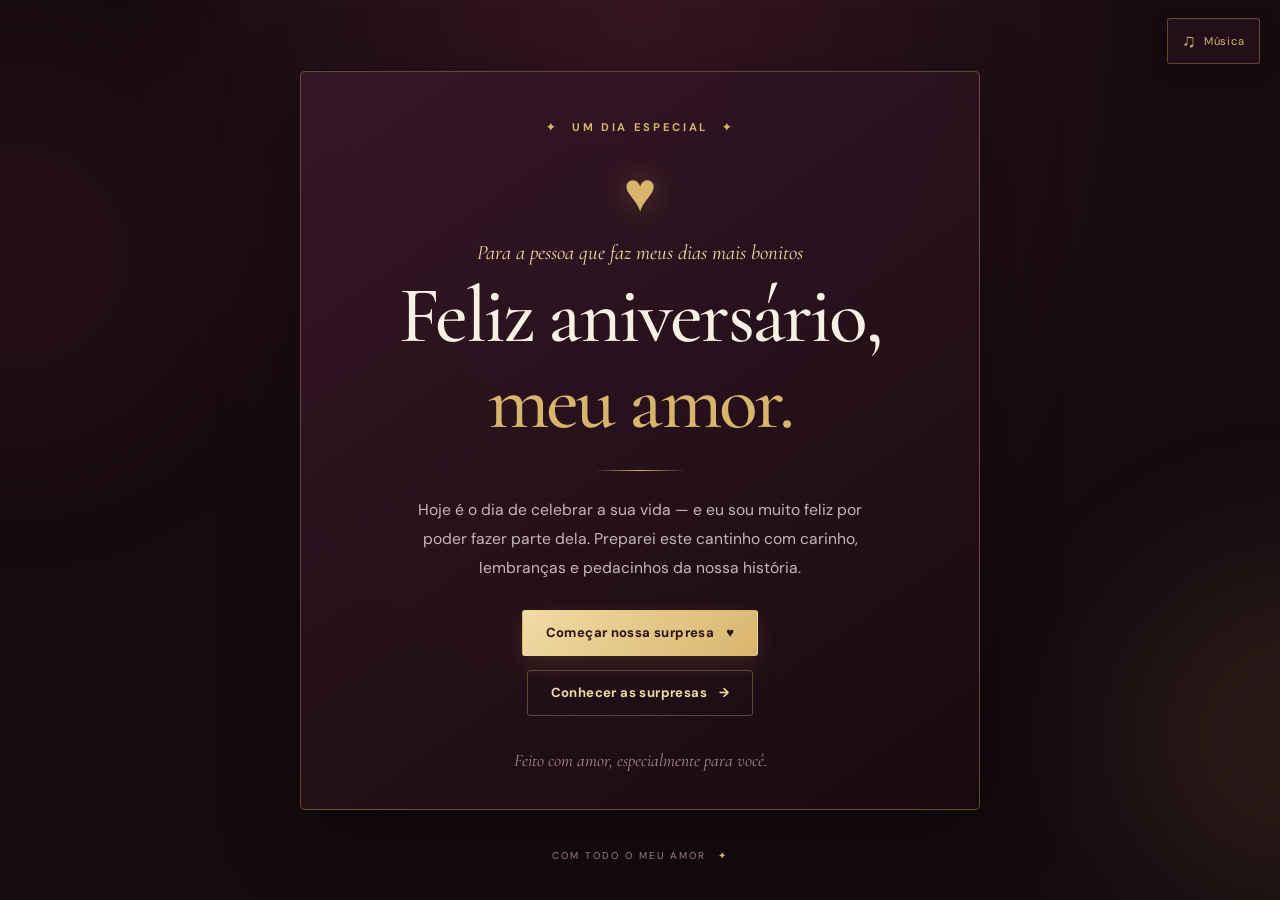
<file: index.html>
<!DOCTYPE html>
<html lang="pt-BR">
<head>
  <meta charset="UTF-8">
  <meta name="viewport" content="width=device-width, initial-scale=1.0">
  <meta name="theme-color" content="#160b10">
  <title>Feliz aniversário, meu amor ❤️</title>
  <link rel="stylesheet" href="index.css">
  <script src="index.js" defer></script>
</head>
<body data-page="inicio">
  <audio id="musicaParabens" loop>
    <source
        src="nastelbom-happy-birthday-471481.mp3"
        type="audio/mpeg"
    >
</audio>
  <div class="glow glow-one"></div><div class="glow glow-two"></div>
  <button class="music-control" type="button" onclick="alternarMusica()" aria-label="Ativar ou pausar música">
    <span id="iconeMusica">♫</span><span class="music-label">Música</span>
  </button>
  <main class="container hero">
    <div class="eyebrow"><span>✦</span> UM DIA ESPECIAL <span>✦</span></div>
    <div class="hero-heart" aria-hidden="true">♥</div>
    <p class="script-label">Para a pessoa que faz meus dias mais bonitos</p>
    <h1>Feliz aniversário,<br><span>meu amor.</span></h1>
    <div class="gold-line"></div>
    <p class="lead">Hoje é o dia de celebrar a sua vida — e eu sou muito feliz por poder fazer parte dela. Preparei este cantinho com carinho, lembranças e pedacinhos da nossa história.</p>
    <button class="btn btn-gold" type="button" onclick="surpresaRomantica()">Começar nossa surpresa <span>♥</span></button>
    <div class="page-links">
      <a class="btn btn-outline" href="surpresas.html">Conhecer as surpresas <span>→</span></a>
    </div>
    <p class="signature">Feito com amor, especialmente para você.</p>
  </main>
  <div class="floating-hearts" aria-hidden="true"></div>
  <div id="janelaSurpresa" class="modal" role="dialog" aria-modal="true" aria-labelledby="textoSurpresa" style="display:none">
    <div class="modal-content">
      <button class="close-modal" onclick="fecharSurpresa()" aria-label="Fechar">×</button>
      <div class="modal-heart">♥</div><p class="eyebrow">UMA MENSAGEM PARA VOCÊ</p>
      <p id="textoSurpresa"></p>
      <button class="btn btn-gold" onclick="fecharSurpresa()">Guardar no coração ♥</button>
    </div>
  </div>
  <audio id="musicaParabens" preload="none" loop></audio>
  <footer>COM TODO O MEU AMOR <span>✦</span></footer>
</body>
</html>
</file>
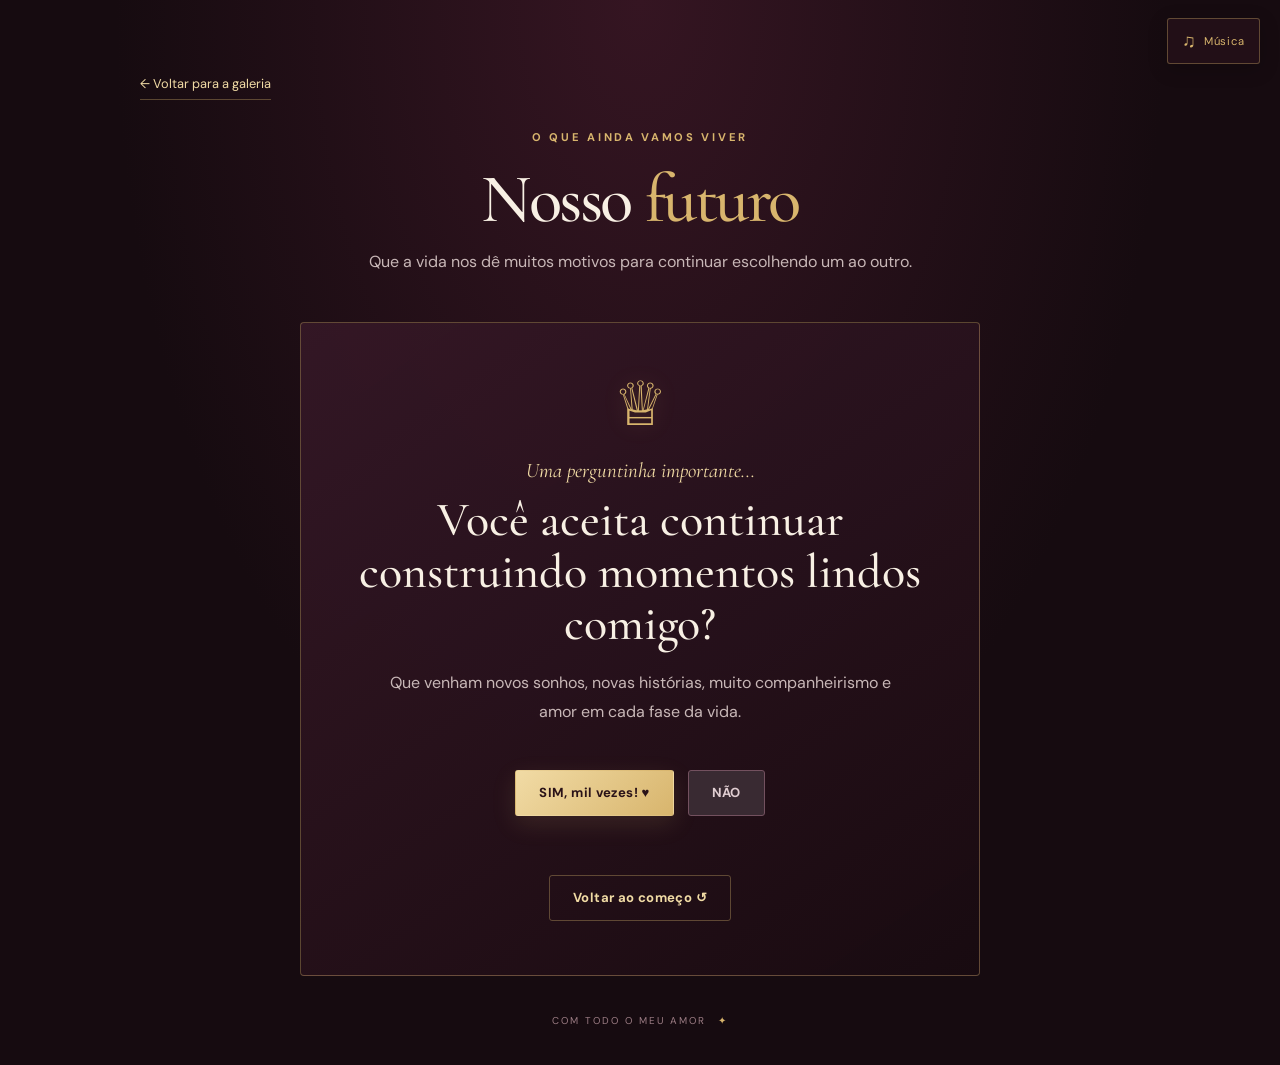
<file: futuro.html>
<!DOCTYPE html>
<html lang="pt-BR">
<head>
  <meta charset="UTF-8">
  <meta name="viewport" content="width=device-width, initial-scale=1.0">
  <meta name="theme-color" content="#160b10">
  <title>Nosso futuro ❤️</title>
  <link rel="stylesheet" href="index.css">
  <script src="index.js" defer></script>
</head>
<body data-page="futuro">
  <button class="music-control" type="button" onclick="alternarMusica()" aria-label="Ativar ou pausar música"><span id="iconeMusica">♫</span><span class="music-label">Música</span></button>
  <header class="subpage-header">
    <a class="back-link" href="galeria.html">← Voltar para a galeria</a>
    <p class="eyebrow">O QUE AINDA VAMOS VIVER</p>
    <h1>Nosso <span>futuro</span></h1>
    <p>Que a vida nos dê muitos motivos para continuar escolhendo um ao outro.</p>
  </header>
  <main class="container extras-container future-container">
    <div class="ring-icon">♕</div>
    <p class="script-label">Uma perguntinha importante...</p>
    <h2>Você aceita continuar construindo momentos lindos comigo?</h2>
    <p>Que venham novos sonhos, novas histórias, muito companheirismo e amor em cada fase da vida.</p>
    <div class="future-buttons">
      <button class="btn btn-gold" onclick="aceitouFoge()">SIM, mil vezes! ♥</button>
      <button class="btn btn-no" id="btnNao" onmouseenter="fugirBotao()" onclick="fugirBotao()">NÃO</button>
    </div>
    <p id="mensagemFuturo" class="future-message" aria-live="polite"></p>
    <div class="center-action"><a class="btn btn-outline" href="index.html">Voltar ao começo ↺</a></div>
  </main>
  <div class="floating-hearts" aria-hidden="true"></div>
  <audio id="musicaParabens" preload="none" loop></audio>
  <footer>COM TODO O MEU AMOR <span>✦</span></footer>
</body>
</html>
</file>
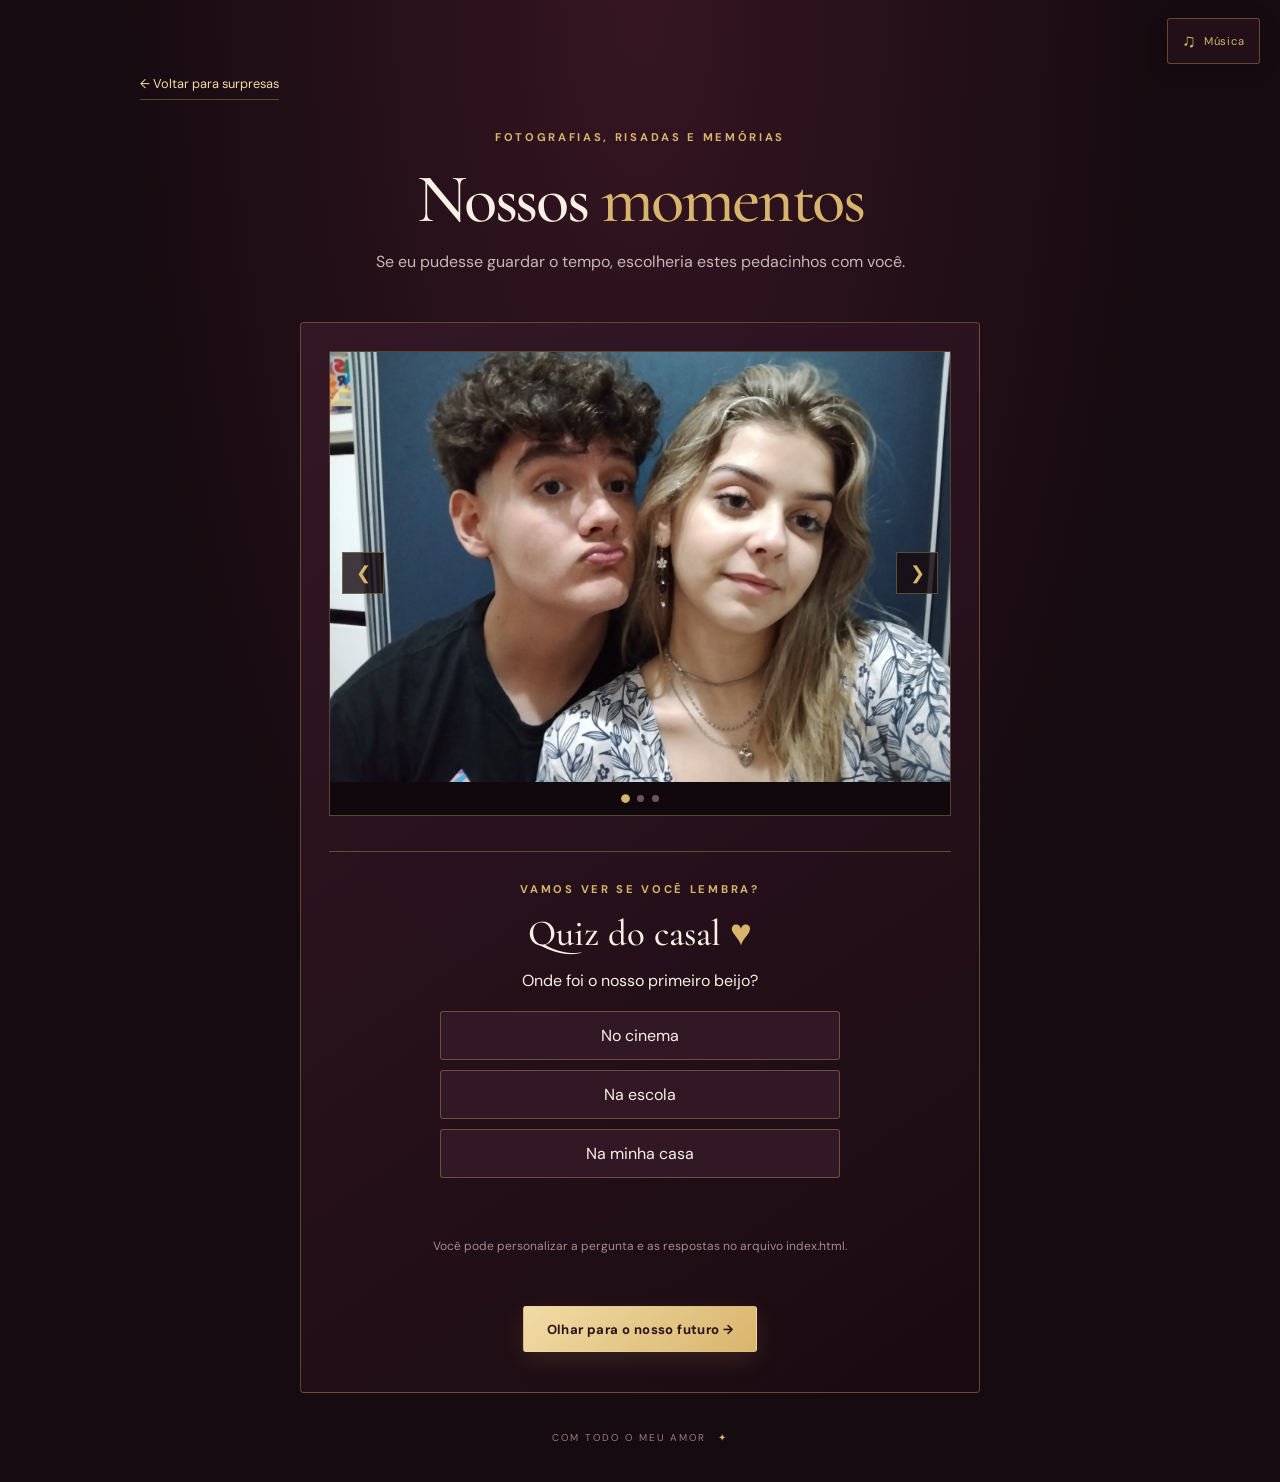
<file: galeria.html>
<!DOCTYPE html>
<html lang="pt-BR">
<head>
  <meta charset="UTF-8">
  <meta name="viewport" content="width=device-width, initial-scale=1.0">
  <meta name="theme-color" content="#160b10">
  <title>Nossa galeria ❤️</title>
  <link rel="stylesheet" href="index.css">
  <script src="index.js" defer></script>
</head>
<body data-page="galeria">
  <button class="music-control" type="button" onclick="alternarMusica()" aria-label="Ativar ou pausar música"><span id="iconeMusica">♫</span><span class="music-label">Música</span></button>
  <header class="subpage-header">
    <a class="back-link" href="surpresas.html">← Voltar para surpresas</a>
    <p class="eyebrow">FOTOGRAFIAS, RISADAS E MEMÓRIAS</p>
    <h1>Nossos <span>momentos</span></h1>
    <p>Se eu pudesse guardar o tempo, escolheria estes pedacinhos com você.</p>
  </header>
  <main class="container extras-container">
    <section class="carousel" aria-label="Carrossel de fotos">
      <div class="slides">
        <div class="slide active"><img src="IMG_20260314_225853.jpg" alt="Nossa história" onerror="this.style.display='none';this.nextElementSibling.style.display='grid'"><div class="image-fallback">♥<small></small></div></div>
        <div class="slide"><img src="IMG_20261010_193507_567.webp" alt="Apoio e sonhos" onerror="this.style.display='none';this.nextElementSibling.style.display='grid'"><div class="image-fallback">✦<small></small></div></div>
        <div class="slide"><img src="IMG-20260619-WA0060.jpg" alt="Nosso futuro" onerror="this.style.display='none';this.nextElementSibling.style.display='grid'"><div class="image-fallback">♥<small></small></div></div>
      </div>
      <button class="carousel-nav prev" onclick="mudarSlide(-1)" aria-label="Foto anterior">❮</button>
      <button class="carousel-nav next" onclick="mudarSlide(1)" aria-label="Próxima foto">❯</button>
      <div class="carousel-dots" id="carouselDots"></div>
    </section>
    <section class="quiz-container">
      <p class="eyebrow">VAMOS VER SE VOCÊ LEMBRA?</p>
      <h2>Quiz do casal <span>♥</span></h2>
      <p id="perguntaQuiz">Onde foi o nosso primeiro beijo?</p>
      <div class="quiz-options">
        <button onclick="verificarResposta(this, false)">No cinema</button>
        <button onclick="verificarResposta(this, true)">Na escola</button>
        <button onclick="verificarResposta(this, false)">Na minha casa</button>
      </div>
      <p id="resultadoQuiz" aria-live="polite"></p>
      <p class="quiz-note">Você pode personalizar a pergunta e as respostas no arquivo index.html.</p>
    </section>
    <div class="center-action"><a class="btn btn-gold" href="futuro.html">Olhar para o nosso futuro →</a></div>
  </main>
  <audio id="musicaParabens" preload="none" loop></audio>
  <footer>COM TODO O MEU AMOR <span>✦</span></footer>
</body>
</html>
</file>
<file: index.css>
@import url('https://fonts.googleapis.com/css2?family=Cormorant+Garamond:wght@400;500;600;700&family=DM+Sans:wght@400;500;600;700&display=swap');

:root{--bg:#160b10;--bg2:#241018;--wine:#641b31;--wine-light:#8d2946;--gold:#d8b56d;--gold-light:#f1dba5;--cream:#f8f0e4;--muted:#c8b7b7;--line:rgba(216,181,109,.35);--panel:rgba(40,18,28,.9)}
*{box-sizing:border-box}
html{scroll-behavior:smooth}
body{font-family:'DM Sans',sans-serif;background:radial-gradient(ellipse at top,#351522 0%,var(--bg) 58%);color:var(--cream);min-height:100vh;margin:0;padding:70px 22px 38px;display:flex;flex-direction:column;align-items:center;overflow-x:hidden;position:relative}
body::before{content:"";position:fixed;inset:0;pointer-events:none;opacity:.16;background-image:radial-gradient(#e4c77d 0.7px,transparent .7px);background-size:34px 34px;z-index:0}
a{color:inherit;text-decoration:none}
button{font:inherit}
.container{width:min(100%,680px);margin:auto;position:relative;z-index:1}
.hero{padding:48px 42px 38px;text-align:center;border:1px solid var(--line);border-radius:5px;background:linear-gradient(145deg,rgba(53,24,38,.96),rgba(25,11,17,.96));box-shadow:0 24px 80px #0006}
.eyebrow{font-size:.7rem;letter-spacing:.24em;color:var(--gold);font-weight:700;margin:0 0 18px}
.eyebrow span{padding:0 8px}
.hero-heart{font-size:55px;color:var(--gold);text-shadow:0 0 30px #d8b56d55;animation:heartbeat 2.4s infinite;margin:22px 0 12px}
.script-label{font-family:'Cormorant Garamond',serif;font-style:italic;font-size:1.3rem;color:var(--gold-light);margin:0 0 8px}
h1,h2,h3{font-family:'Cormorant Garamond',serif;font-weight:500;line-height:1.08}
h1{font-size:clamp(2.8rem,8vw,5rem);margin:8px 0 20px;letter-spacing:-.035em}
h1 span,h2 span{color:var(--gold)}
.gold-line{height:1px;width:92px;margin:24px auto;background:linear-gradient(90deg,transparent,var(--gold),transparent)}
.lead{max-width:480px;margin:0 auto 28px;color:var(--muted);line-height:1.85;font-size:.98rem}
.btn{display:inline-flex;align-items:center;justify-content:center;gap:12px;min-height:46px;padding:13px 23px;border-radius:3px;font-weight:700;font-size:.82rem;letter-spacing:.03em;cursor:pointer;transition:transform .2s,background .2s,box-shadow .2s;border:1px solid transparent}
.btn:hover{transform:translateY(-2px)}
.btn-gold{background:linear-gradient(135deg,var(--gold-light),var(--gold));color:#2a1318;box-shadow:0 8px 24px #d8b56d22}
.btn-gold:hover{box-shadow:0 10px 30px #d8b56d44}
.btn-outline{border-color:var(--line);background:transparent;color:var(--gold-light)}
.btn-outline:hover{background:#d8b56d12;border-color:var(--gold)}
.page-links{margin-top:14px}
.signature{font-family:'Cormorant Garamond',serif;font-style:italic;color:#a78a8b;font-size:1.1rem;margin:34px 0 0}
.music-control{position:fixed;right:20px;top:18px;z-index:50;display:flex;gap:8px;align-items:center;padding:10px 14px;border:1px solid var(--line);border-radius:3px;background:#241018eF;color:var(--gold);cursor:pointer;box-shadow:0 5px 20px #0003}
.music-control #iconeMusica{font-size:1.15rem}.music-label{font-size:.7rem;letter-spacing:.08em}
.subpage-header{width:min(100%,1000px);position:relative;z-index:1;text-align:center;margin:5px auto 35px}
.subpage-header .back-link{display:inline-block;position:absolute;left:0;top:0;color:var(--gold-light);font-size:.8rem;border-bottom:1px solid var(--line);padding-bottom:7px}
.subpage-header .eyebrow{margin-top:55px}
.subpage-header h1{font-size:clamp(2.6rem,7vw,4.3rem);margin:10px 0}
.subpage-header>p:last-child{color:var(--muted);line-height:1.7;margin:12px auto;max-width:570px}
.story-grid{width:min(100%,1120px);display:grid;grid-template-columns:repeat(3,minmax(0,1fr));gap:20px;position:relative;z-index:1}
.story-card{background:linear-gradient(160deg,#321725,#211018);border:1px solid var(--line);border-radius:4px;overflow:hidden;box-shadow:0 15px 35px #0002;transition:transform .25s,border-color .25s}
.story-card:hover{transform:translateY(-5px);border-color:var(--gold)}
.story-card>img{width:100%;height:210px;object-fit:cover;display:block}
.story-content{padding:22px 20px 24px}
.card-number{font-size:.62rem;letter-spacing:.16em;color:var(--gold)}
.story-content h2{font-size:1.65rem;margin:12px 0 8px}
.story-content p{color:var(--muted);font-size:.85rem;line-height:1.7;min-height:48px}
.story-content .btn{width:100%;margin-top:10px;padding:11px 8px;font-size:.72rem}
.image-fallback{display:none;place-items:center;align-content:center;gap:8px;width:100%;min-height:180px;background:linear-gradient(145deg,#482032,#241018);color:var(--gold);font-size:3rem}
.image-fallback small{font: .72rem 'DM Sans',sans-serif;color:var(--muted);text-align:center;padding:0 12px}
.center-action{display:flex;justify-content:center;margin:32px auto 12px;position:relative;z-index:1}
.modal{position:fixed;inset:0;z-index:100;display:flex;align-items:center;justify-content:center;padding:20px;background:#080408d9;backdrop-filter:blur(8px)}
.modal-content{width:min(100%,460px);position:relative;text-align:center;padding:38px 30px 30px;background:linear-gradient(145deg,#3b1a29,#1b0d13);border:1px solid var(--gold);box-shadow:0 25px 80px #0008}
.close-modal{position:absolute;right:14px;top:9px;background:none;border:0;color:var(--gold);font-size:2rem;cursor:pointer}
.modal-heart{font-size:2.5rem;color:var(--gold);margin-bottom:10px}
#textoSurpresa{font-family:'Cormorant Garamond',serif;font-size:1.55rem;line-height:1.5;color:var(--cream);margin:18px 0 25px}
#imagemSurpresa{width:100%;max-height:230px;object-fit:cover;margin:5px 0;border:1px solid var(--line)}
.extras-container{max-width:760px;padding:28px;background:linear-gradient(145deg,rgba(53,24,38,.94),rgba(25,11,17,.96));border:1px solid var(--line);border-radius:4px}
.carousel{position:relative;border:1px solid var(--line);background:#10080c;overflow:hidden}
.slide{display:none;text-align:center}.slide.active{display:block}
.slide img{display:block;width:100%;height:clamp(230px,50vw,430px);object-fit:cover}
.slide .image-fallback{height:300px}
.slide>p{padding:14px 10px;margin:0;color:var(--gold-light);font-family:'Cormorant Garamond',serif;font-size:1.35rem;background:#211018}
.carousel-nav{position:absolute;top:43%;width:42px;height:42px;border:1px solid var(--line);background:#160b10cc;color:var(--gold);cursor:pointer;font-size:1.1rem}
.carousel-nav:hover{background:var(--wine)}.carousel-nav.prev{left:12px}.carousel-nav.next{right:12px}
.carousel-dots{display:flex;justify-content:center;gap:8px;padding:13px}
.carousel-dot{width:7px;height:7px;padding:0;border:0;border-radius:50%;background:#6f5360;cursor:pointer}
.carousel-dot.active{background:var(--gold);transform:scale(1.25)}
.quiz-container{margin-top:35px;padding:30px 12px 8px;border-top:1px solid var(--line);text-align:center}
.quiz-container h2{font-size:2.3rem;margin:0 0 15px}.quiz-container>p:not(.eyebrow):not(.quiz-note){color:var(--cream);font-size:1rem}
.quiz-options{display:grid;grid-template-columns:1fr;gap:10px;max-width:400px;margin:20px auto}
.quiz-options button{padding:13px;border:1px solid var(--line);background:#321725;color:var(--cream);cursor:pointer;border-radius:3px;transition:background .2s}
.quiz-options button:hover{background:#542036}.quiz-options button.correct{border-color:#8fbe87;background:#263b2b}.quiz-options button.incorrect{border-color:#d66b7e;background:#49202b}
#resultadoQuiz{min-height:24px;color:var(--gold);font-weight:700}.quiz-note{font-size:.75rem;color:#a78a8b}
.future-container{text-align:center;padding:42px 32px}
.ring-icon{font-size:3.8rem;color:var(--gold);margin-bottom:14px;text-shadow:0 0 25px #d8b56d33}
.future-container h2{font-size:clamp(2rem,5vw,3rem);margin:12px auto 18px;max-width:580px}
.future-container>p:not(.script-label):not(.future-message){color:var(--muted);line-height:1.8;max-width:540px;margin:0 auto}
.future-buttons{display:flex;justify-content:center;align-items:center;gap:14px;flex-wrap:wrap;min-height:100px;margin:16px 0}
.btn-no{background:#392a32;border:1px solid #73515f;color:#e0cdd1;position:relative}
.future-message{font-family:'Cormorant Garamond',serif;font-size:1.55rem;color:var(--gold-light);line-height:1.5}
.glow{position:fixed;width:330px;height:330px;border-radius:50%;filter:blur(95px);opacity:.13;pointer-events:none;z-index:0}
.glow-one{background:#a72c50;top:10%;left:-150px}.glow-two{background:#c69a4d;bottom:0;right:-180px}
.floating-hearts{position:fixed;inset:0;pointer-events:none;overflow:hidden;z-index:0}
.floating-heart{position:absolute;bottom:-30px;color:var(--gold);opacity:0;animation:floatUp linear forwards}
footer{position:relative;z-index:1;margin:38px 0 0;color:#9c7d84;font-size:.62rem;letter-spacing:.2em;text-align:center}footer span{color:var(--gold);padding-left:7px}
@keyframes heartbeat{0%,100%{transform:scale(1)}8%{transform:scale(1.12)}16%{transform:scale(1)}24%{transform:scale(1.08)}32%{transform:scale(1)}}
@keyframes floatUp{0%{transform:translateY(0) rotate(0);opacity:0}12%{opacity:.55}100%{transform:translateY(-110vh) rotate(35deg);opacity:0}}
@media(max-width:850px){.story-grid{grid-template-columns:1fr;max-width:480px;margin:auto}.story-card>img{height:240px}.story-content p{min-height:0}.subpage-header .back-link{position:static;display:block;width:max-content;margin:0 auto 24px}.subpage-header .eyebrow{margin-top:18px}}
@media(max-width:520px){body{padding:72px 14px 28px}.hero{padding:36px 22px 30px}.hero-heart{font-size:45px}.lead{font-size:.9rem}.extras-container{padding:18px 14px}.future-container{padding:30px 18px}.music-control{top:12px;right:12px}.subpage-header{margin-bottom:25px}.subpage-header h1{font-size:2.8rem}.modal-content{padding:34px 20px 24px}}
@media(prefers-reduced-motion:reduce){*,*::before,*::after{animation-duration:.01ms!important;animation-iteration-count:1!important;scroll-behavior:auto!important;transition:none!important}}
</file>
